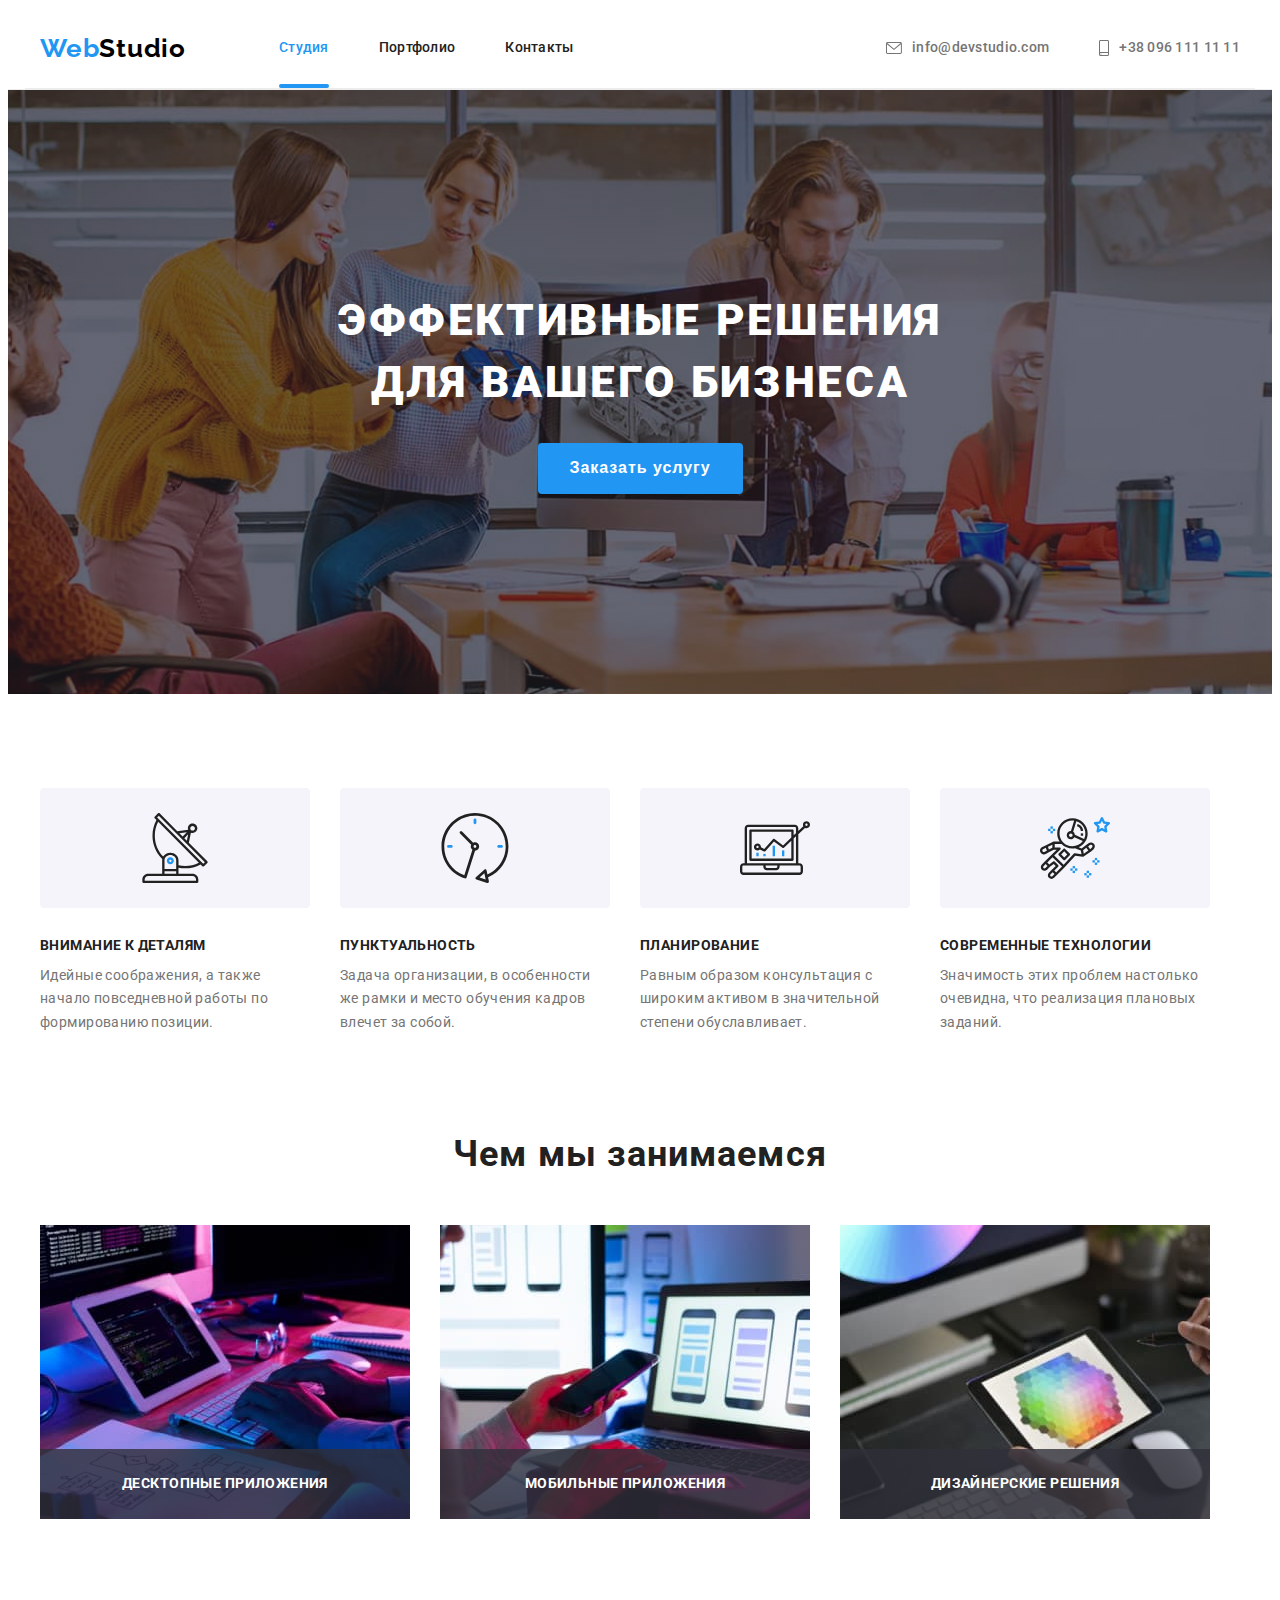
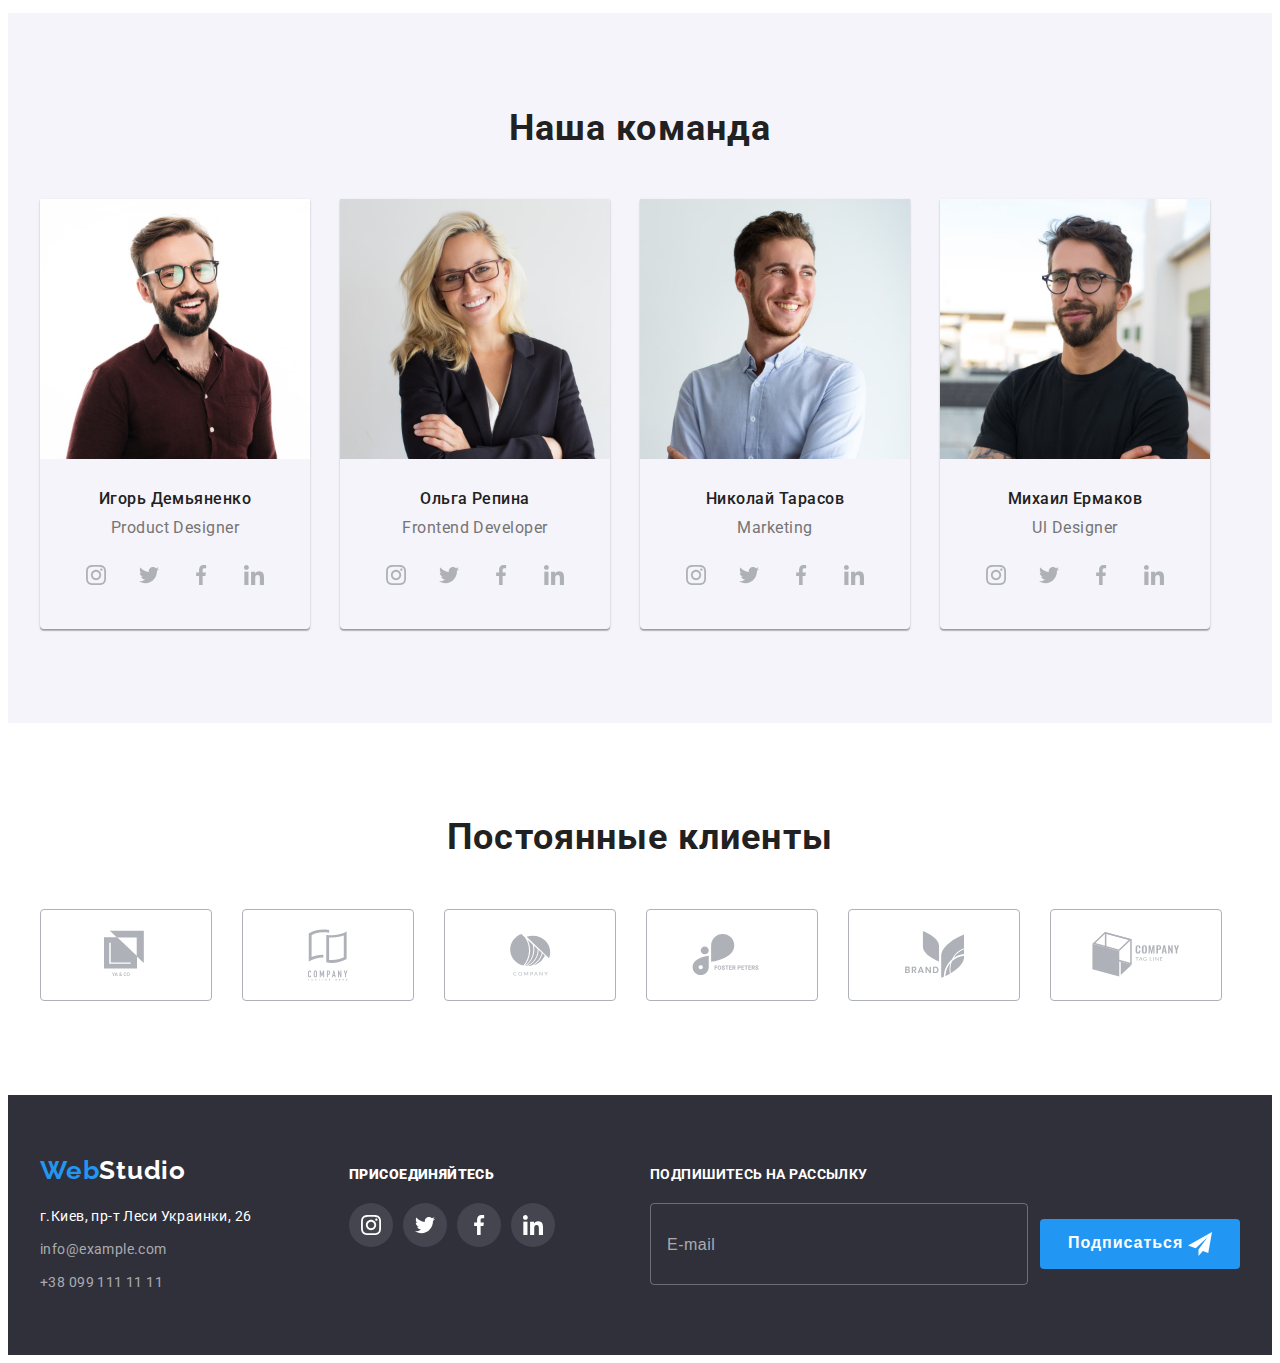
<file: index.html>
<!DOCTYPE html>
<html lang="ru">
<head>
    <meta charset="UTF-8">
    <meta http-equiv="X-UA-Compatible" content="IE=edge">
    <meta name="viewport" content="width=device-width, initial-scale=1.0">
    <link rel="stylesheet" href="https://cdnjs.cloudflare.com/ajax/libs/modern-normalize/1.0.0/modern-normalize.min.css" integrity="sha512-ISS7cAi1PEhQ8jnbJpJZMd29NlhNj4AWYyLOSp2CE/CsHxTCu+r+t0D2yoJudVrd0/8fTVPUVDzY5Tvli75u/g==" crossorigin="anonymous" />
    <link rel="preconnect" href="https://fonts.gstatic.com">
    <link href="https://fonts.googleapis.com/css2?family=Raleway:wght@700&family=Roboto:wght@400;500;700;900&display=swap" rel="stylesheet">
    <link rel="stylesheet" href="https://cdnjs.cloudflare.com/ajax/libs/animate.css/4.1.1/animate.min.css"/>
    <link rel="stylesheet" href="./css/main.min.css">
    <link rel="stylesheet" href="./css/portfolio.min.css">
    <title>Студия</title>
</head>
<body>
      <!---шапка сайта-->
    <header class="header">  
      <div class="container header"> 

        <nav class="navigation">
            <a href="./index.html" lang="en" class="logo link animate__fadeInTopLeft">
              Web<span class="logo--change-first">Studio</span></a>  

            <ul class="navigation__main-pages">
              <li class="navigation__list-pages list">
                <a href="./index.html"
                 class="navigation__main-pages-link link navigation__main-pages-link--current">
                 Студия</a></li>
              <li class="list navigation__list-pages">
                <a href="./portfolio.html" class="navigation__main-pages-link navigation__main-pages-link--decoration link">
                  Портфолио</a></li>
              <li class="list navigation__list-pages">
                <a href="" class="navigation__main-pages-link navigation__main-pages-link--decoration link">Контакты</a></li>
            </ul>
        </nav>    

        <!-- contacts -->
            <ul class="first-address"> 
              <li class="first-address__for-contacts list">
                <a href="mailto:info@devstudio.com" 
                class="first-address__phone link first-address__phone--email">
                  <svg class="first-address__icon-contacts-letter" width="16" height="12">
                    <use href="./images/symbol-defs.svg#letter"></use>
                  </svg>
                  info@devstudio.com</a>
              </li>
              <li class="list first-address__for-contacts">
                <a href="tel:+380961111111" 
                class="first-address__phone link first-address__phone--tell">
                  <svg class="first-address__icon-contacts-smartphone" width="10" height="16">
                    <use href="./images/symbol-defs.svg#smartphone"></use>
                  </svg>
                  +38 096 111 11 11</a>
              </li>
            </ul> 
          </div>
    </header>
    
    <main>
        <!---баннер-->
       <section class="hero hero--banner">
         <div class="container">
         <h1 class="hero__headline">Эффективные решения для вашего бизнеса</h1>
         <button type="button" class="modal-btn" data-modal-open>
           <span class="modal-btn__text-btn">Заказать услугу</span>
          </button>
        </div>
       </section>

       <!---преимущества-->
       <section class="skills">
         <div class="container skills__container"> 
           <h2 class="visually-hidden">преимущества</h2>
           <ul class="description">
             <li class="list description__block">
                <div class="description__skills-block">
                  <svg class="description__skills-icons" width="70" height="70">
                  <use href="./images/symbol-defs.svg#antenna"></use>
                </svg>
               </div>      
                <h3 class="description__title-description">Внимание к деталям</h3>
                <p class="description__text-description">Идейные соображения, а также начало повседневной работы по формированию позиции.</p>
              </li>
              <li class="list description__block">
                <div class="description__skills-block">
                  <svg class="description__skills-icons" width="70" height="70">
                    <use href="./images/symbol-defs.svg#clock"></use>
                  </svg>
                </div>
                <h3 class="description__title-description">Пунктуальность</h3>
                <p class="description__text-description">Задача организации, в особенности же рамки и место обучения кадров влечет за собой.</p>
              </li> 
              <li class="list description__block">
                <div class="description__skills-block">
                  <svg class="description__skills-icons" width="70" height="70">
                    <use href="./images/symbol-defs.svg#diagram"></use>
                  </svg>
                </div>
               <h3 class="description__title-description">Планирование</h3>
               <p class="description__text-description">Равным образом консультация с широким активом в значительной степени обуславливает.</p>
             </li> 
              <li class="list description__block">
                <div class="description__skills-block">
                  <svg class="description__skills-icons" width="70" height="70">
                    <use href="./images/symbol-defs.svg#astronaut"></use>
                  </svg>
                </div>
               <h3 class="description__title-description">Современные технологии</h3>
               <p class="description__text-description">Значимость этих проблем настолько очевидна, что реализация плановых заданий.</p>
             </li> 
           </ul>
          </div>
       </section>
       
       <!--основная напраленность нашей команды-->
       <section class="our-work">
         <div class="container">
           <h2 class="our-work__title">Чем мы занимаемся</h2>
           <ul class="work-list">
               <li class="list work-list__item">
                   <img src="./images/main-work/1work-with-computer.jpg" alt="работа с компьютером" width="370" height="294">
                  <div class="products-block">
                     <p class="products-block__text">Десктопные приложения</p>
                  </div>                  
                  </li>
               <li class="list work-list__item">
                   <img src="./images/main-work/2work-with-mobile.jpg" alt="работа с разными гаджетами" width="370" height="294">
                   <div class="products-block">
                     <p class="products-block__text">Мобильные приложения</p>
                     </div>   
                  </li>
               <li class="list work-list__item">
                   <img src="./images/main-work/3work-with-color.jpg" alt="работа с цветом" width="370" height="294">
                   <div class="products-block">
                     <p class="products-block__text">Дизайнерские решения</p> 
                    </div>   
                </li>
           </ul>
          </div>
        </section>
           <!---наша команда-->
       <section class="our-staff">
       <div class="container our-staff__container">
            <h2 class="our-staff__title">Наша команда</h2>    
            <ul class="command">
              <li class="list command__list"><img src="./images/our-command/Igor-Demyanenko.jpg" alt="Игорь Демьяненко" width="270" height="260">
                <div class="block-for-text">
                <h3 class="block-for-text__names">Игорь Демьяненко</h3> 
                <p class="block-for-text__position">Product Designer</p> 

                <ul class="social-list">
                  <li class="list social-list__items">
                    <a href="" class="social-link">
                    <svg class="social-link__icon" width="20" height="20">
                      <use href="./images/symbol-defs.svg#instagram"></use>
                    </svg>
                  </a>
                  </li>
                  <li class="list social-list__items">
                   <a href="" class="social-link"> 
                     <svg class="social-link__icon" width="20" height="20">
                      <use href="./images/symbol-defs.svg#twitter"></use>
                    </svg>
                  </a>
                  </li>
                  <li class="list social-list__items">
                    <a href="" class="social-link">
                    <svg  class="social-link__icon" width="20" height="20">
                      <use href="./images/symbol-defs.svg#facebook"></use>
                    </svg>
                  </a>
                  </li>
                  <li class="list social-list__items">
                    <a href="" class="social-link">
                    <svg  class="social-link__icon" width="20" height="20">
                      <use href="./images/symbol-defs.svg#linkedin"></use>
                    </svg>
                    </a>
                  </li>
                </ul>
              </div>
              </li>
              <li class="list command__list">
                <img src="./images/our-command/Olha-Repina.jpg" alt="Ольга Репина" width="270" height="260">
                <div class="block-for-text">
                <h3 class="block-for-text__names">Ольга Репина</h3> 
                <p class="block-for-text__position">Frontend Developer</p>
                <ul class="social-list">
                  <li class="list social-list__items">
                    <a href="" class="social-link">
                    <svg class="social-link__icon" width="20" height="20">
                      <use href="./images/symbol-defs.svg#instagram"></use>
                    </svg>
                  </a>
                </li>   
                <li class="list social-list__items">
                 <a href="" class="social-link"> 
                   <svg class="social-link__icon" width="20" height="20">
                    <use href="./images/symbol-defs.svg#twitter"></use>
                  </svg>
                </a>
                </li>
                <li class="list social-list__items">
                  <a href="" class="social-link">
                  <svg  class="social-link__icon" width="20" height="20">
                    <use href="./images/symbol-defs.svg#facebook"></use>
                  </svg>
                </a>
                </li>
                <li class="list social-list__items">
                  <a href="" class="social-link">
                  <svg  class="social-link__icon" width="20" height="20">
                    <use href="./images/symbol-defs.svg#linkedin"></use>
                  </svg>
                  </a>
                </li>
               </ul>
               </div>
              </li>
              <li class="list command__list">
                <img src="./images/our-command/Nikolay-Tarasov.jpg" alt="Николай Тарасов" width="270" height="260">
                <div class="block-for-text">
                <h3 class="block-for-text__names">Николай Тарасов</h3> 
                <p class="block-for-text__position">Marketing</p> 
                <ul class="social-list">
                  <li class="list social-list__items">
                    <a href="" class="social-link">
                    <svg class="social-link__icon" width="20" height="20">
                      <use href="./images/symbol-defs.svg#instagram"></use>
                    </svg>
                  </a>
                  </li>
                <li class="list social-list__items">
                 <a href="" class="social-link"> 
                   <svg class="social-link__icon" width="20" height="20">
                    <use href="./images/symbol-defs.svg#twitter"></use>
                  </svg>
                </a>
                </li>
                <li class="list social-list__items">
                  <a href="" class="social-link">
                  <svg  class="social-link__icon" width="20" height="20">
                    <use href="./images/symbol-defs.svg#facebook"></use>
                  </svg>
                </a>
                </li>
                <li class="list social-list__items">
                  <a href="" class="social-link">
                  <svg  class="social-link__icon" width="20" height="20">
                    <use href="./images/symbol-defs.svg#linkedin"></use>
                  </svg>
                  </a>
                </li>
               </ul>
              </div>
              </li>
              <li class="list command__list">
                <img src="./images/our-command/Michael-Ermakov.jpg" alt="Михаил Ермаков" width="270" height="260">
                <div class="block-for-text">
                <h3 class="block-for-text__names">Михаил Ермаков</h3> 
                <p class="block-for-text__position">Ul Designer</p> 
                <ul class="social-list">
                  <li class="list social-list__items">
                    <a href="" class="social-link">
                    <svg class="social-link__icon" width="20" height="20">
                      <use href="./images/symbol-defs.svg#instagram"></use>
                    </svg>
                  </a>
                  </li>
                <li class="list social-list__items">
                 <a href="" class="social-link"> 
                   <svg class="social-link__icon" width="20" height="20">
                    <use href="./images/symbol-defs.svg#twitter"></use>
                  </svg>
                </a>
                </li>
                <li class="list social-list__items">
                  <a href="" class="social-link">
                  <svg  class="social-link__icon" width="20" height="20">
                    <use href="./images/symbol-defs.svg#facebook"></use>
                  </svg>
                </a>
                </li>
                <li class="list social-list__items">
                  <a href="" class="social-link">
                  <svg  class="social-link__icon" width="20" height="20">
                    <use href="./images/symbol-defs.svg#linkedin"></use>
                  </svg>
                  </a>
                </li>
               </ul>
              </div>
              </li>
              </ul>
        </div>      
        </section> 
        <!-- our clients -->
        <section class="clients">
          <div class="container">
            <h2 class="clients__title">Постоянные клиенты</h2>
            <ul class="clients-list">
              <li class="clients-list__item list">
                <a class="clients-list__link" href="">
                  <svg class="clients-list__icon" width="44" height="50">
                    <use href="./images/symbol-defs.svg#logo-1"></use>
                  </svg>
                </a>
              </li>
              <li class="clients-list__item list">
                <a class="clients-list__link" href="">
                  <svg class="clients-list__icon" width="40" height="52">
                    <use href="./images/symbol-defs.svg#logo-2"></use>
                  </svg>
                </a>
              </li>
              <li class="clients-list__item list">
                <a class="clients-list__link" href="">
                  <svg class="clients-list__icon" width="41" height="42">
                    <use href="./images/symbol-defs.svg#logo-3"></use>
                  </svg>
                </a>
              </li>
              <li class="clients-list__item list">
                <a class="clients-list__link" href="">
                  <svg class="clients-list__icon" width="80" height="42">
                    <use href="./images/symbol-defs.svg#logo-4"></use>
                  </svg>
                </a>
              </li>
              <li class="clients-list__item list">
                <a class="clients-list__link" href="">
                  <svg class="clients-list__icon" width="59" height="47">
                    <use href="./images/symbol-defs.svg#logo-5"></use>
                  </svg>
                </a>
              </li>
              <li class="clients-list__item list">
                <a class="clients-list__link" href="">
                  <svg class="clients-list__icon" width="88" height="45">
                    <use href="./images/symbol-defs.svg#logo-6"></use>
                  </svg>
                </a>
              </li>
            </ul>
          </div>
        </section> 
    </main>

    <!--подвал-->
    <footer class="footer">
    <div class="container">  
      <div class="footer__general-box">
        <div class="footer__address-box">   
      <a href="./index.html" lang="en" class="logo link logo--footer">
        Web<span class="logo--change-second">Studio</span></a>
      <!---адрес--> 
      <address class="address">
         <ul class="address__list">
          <li class="list address__contacts">
            <a href="https://goo.gl/maps/VTNjZpvYat5TJ8QY6" target="_blank" rel="noopener noreferrer" 
            class="address__location-link link">
            г.Киев, пр-т Леси Украинки, 26</a>
          </li>
          <li class="list address__contacts">
            <a href="mailto:info@example.com" lang="en"
             class="address__contact-link link">info@example.com</a>
          </li>
          <li class="list address__contacts">
            <a href="tel:+380991111111" 
            class="address__contact-link link">+38 099 111 11 11</a>
          </li>
        </ul>   
      </address>
      </div>  

     <!--join-us  -->
      <div class="join">
      <h2 class="visually-hidden">join to us</h2>
      <p class="join__text"><strong>Присоединяйтесь</strong></p>
      
      <ul class="social-list social-list--margin">
        <li class="list social-list__items social-list__items--margin">
          <a href="" class="social-link social-link--footer-identity">
          <svg class="social-link__icon" width="20" height="20">
            <use href="./images/symbol-defs.svg#instagram"></use>
          </svg>
        </a>
        </li>
      <li class="list social-list__items social-list__items--margin">
       <a href="" class="social-link social-link--footer-identity"> 
         <svg class="social-link__icon" width="20" height="20">
          <use href="./images/symbol-defs.svg#twitter"></use>
        </svg>
      </a>
      </li>
      <li class="list social-list__items social-list__items--margin">
        <a href="" class="social-link social-link--footer-identity">
        <svg  class="social-link__icon" width="20" height="20">
          <use href="./images/symbol-defs.svg#facebook"></use>
        </svg>
      </a>
      </li>
      <li class="list social-list__items social-list__items--margin">
        <a href="" class="social-link social-link--footer-identity">
        <svg  class="social-link__icon" width="20" height="20">
          <use href="./images/symbol-defs.svg#linkedin"></use>
        </svg>
        </a>
      </li>
     </ul>
    </div>
    <!-- subscription-form -->
    <div class="subscription">
      <b class="subscription__title">Подпишитесь на рассылку</b>
      <form class="sign-up">
        <input type="email" name="email" class="sign-up__email" placeholder="E-mail">
        <button type="submit" class="sign-up__btn">Подписаться 
         <svg class="sign-up__icon-send" width="24" height="24">
           <use href="./images/symbol-defs.svg#icon-send"></use>
         </svg>  
        </button>
      </form>
    </div>

    </div>
  </div> 
  </footer> 
<!-- footer -->


  <div class="backdrop is-hidden" data-modal>
    <div class="backdrop-modal">
     <button type="button" class="backdrop-modal__close-btn" data-modal-close>
      <svg width="18" height="18" class="backdrop-modal__close-icon">
        <use href="./images/symbol-defs.svg#icon-close-symbol">
        </use>
      </svg>
    </button>    

    <!-- form -->  
      <form class="form" name="form" autocomplete="off">
          <b class="form__title">Оставьте свои данные, мы вам перезвоним</b>
   
          <label class="form__label-text">
            Имя    
          <span class="form__wrapper-user-field">     
            <input class="form__input-field" type="text" name="-user-name" required>
            <svg class="form__icon"  width="18" height="18">
              <use href="./images/symbol-defs.svg#person-black"></use>
            </svg>
        </span>  
        </label> 

        <label  class="form__label-text">
          Телефон
          <span class="form__wrapper-user-field">
           <input class="form__input-field" type="tel" name="tel" required title="0961111111">
           <svg class="form__icon" width="18" height="18">
              <use href="./images/symbol-defs.svg#phone-black"></use>
            </svg>
        </span>  
        </label>        
        
        <label for="mail" class="form__label-text">
          Почта
        <span class="form__wrapper-user-field">
          <input class="form__input-field" type="email" name="mail" id="mail" required>
         <svg class="form__icon" width="18" height="18">
           <use href="./images/symbol-defs.svg#email-black"></use>
         </svg>
        </span>
        </label>
        
        <label class="form__label-text form__label-text--textarea">
          Коментарий
        <textarea class="form__user-comment" name="comment" placeholder="Введите текст"></textarea>
      </label> 

        <!--check-box-->
        <input class="checkbox-square visually-hidden"  type="checkbox" name="confidence" value="checkbox" id="confidence">
        <label for="confidence" class="checkbox-square__label">
           Соглашаюсь с рассылкой и принимаю&nbsp;
         <a href="" class="checkbox-square__confidence-link">Условия договора</a>
        </label>
            
       <button type="submit" class="submit-btn">
         <span class="submit-btn__text">Отправить</span></button>
      </form>

  </div>
  </div>   
  <script src="./js/modal.js"></script>
</body>
</html>
</file>
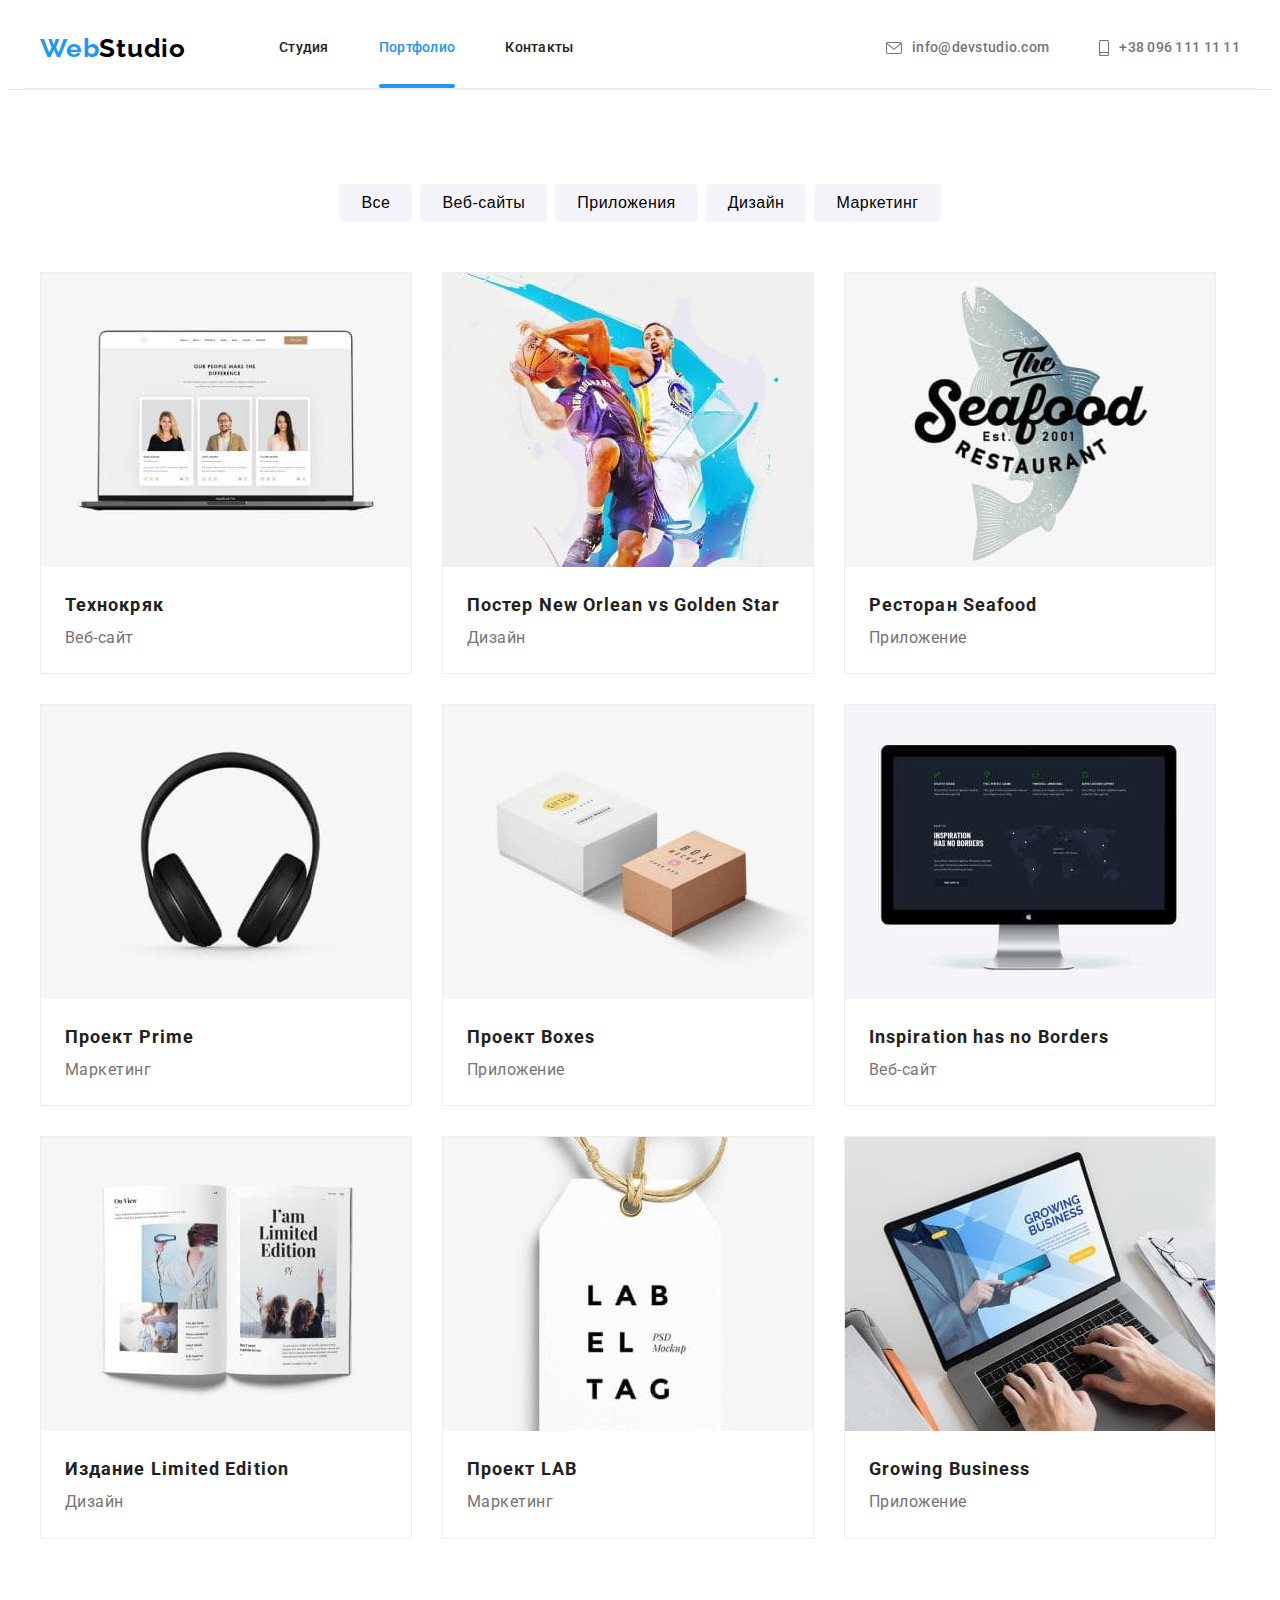
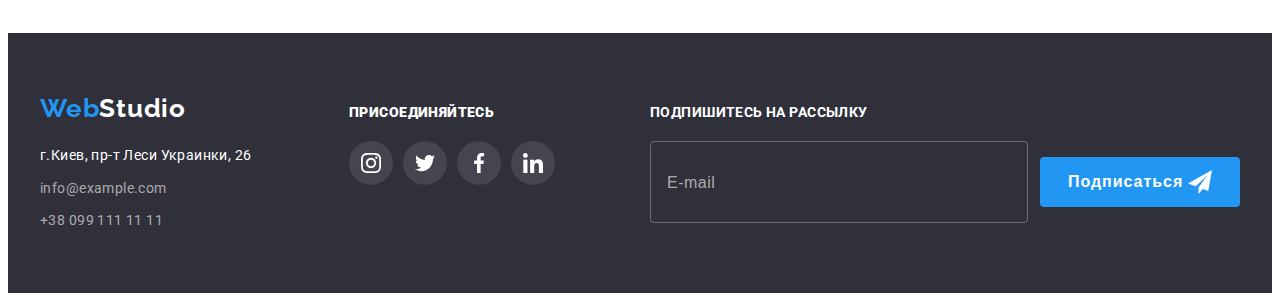
<file: portfolio.html>
<!DOCTYPE html>
<html lang="en">
<head>
    <meta charset="UTF-8">
    <meta http-equiv="X-UA-Compatible" content="IE=edge">
    <meta name="viewport" content="width=device-width, initial-scale=1.0">
    <link rel="stylesheet" href="https://cdnjs.cloudflare.com/ajax/libs/modern-normalize/1.0.0/modern-normalize.min.css" integrity="sha512-ISS7cAi1PEhQ8jnbJpJZMd29NlhNj4AWYyLOSp2CE/CsHxTCu+r+t0D2yoJudVrd0/8fTVPUVDzY5Tvli75u/g==" crossorigin="anonymous" />
    <link rel="preconnect" href="https://fonts.gstatic.com">
    <link href="https://fonts.googleapis.com/css2?family=Raleway:wght@700&family=Roboto:wght@400;500;700;900&display=swap" rel="stylesheet">
    <link rel="stylesheet" href="https://cdnjs.cloudflare.com/ajax/libs/animate.css/4.1.1/animate.min.css"/>
    <link rel="stylesheet" href="./css/portfolio.min.css">
    <link rel="stylesheet" href="./css/main.min.css">
    <title>Портфолио</title>
</head>
<body>
     <!---шапка сайта-->
     <header class="header">  
      <div class="container header"> 

        <nav class="navigation">
            <a href="./index.html" lang="en" class="logo link animate__fadeInTopLeft">
              Web<span class="logo--change-first">Studio</span></a>  

            <ul class="navigation__main-pages">
              <li class="navigation__list-pages list">
                <a href="./index.html"
                 class="navigation__main-pages-link link navigation__main-pages-link--decoration">
                 Студия</a></li>
              <li class="list navigation__list-pages">
                <a href="./portfolio.html" class="navigation__main-pages-link navigation__main-pages-link--current link">
                  Портфолио</a></li>
              <li class="list navigation__list-pages">
                <a href="" class="navigation__main-pages-link navigation__main-pages-link--decoration link">Контакты</a></li>
            </ul>
        </nav>    

            <ul class="first-address"> 
              <li class="first-address__for-contacts list">
                <a href="mailto:info@devstudio.com" 
                class="first-address__phone link first-address__phone--email">
                  <svg class="first-address__icon-contacts-letter" width="16" height="12">
                    <use href="./images/symbol-defs.svg#letter"></use>
                  </svg>
                  info@devstudio.com</a>
              </li>
              <li class="list first-address__for-contacts">
                <a href="tel:+380961111111" 
                class="first-address__phone link first-address__phone--tell">
                  <svg class="first-address__icon-contacts-smartphone" width="10" height="16">
                    <use href="./images/symbol-defs.svg#smartphone"></use>
                  </svg>
                  +38 096 111 11 11</a>
              </li>
            </ul> 
          </div>
    </header>

    <main>
        <!--ссылки на ресурсы-->
        <section class="filters">
          <div class="container">
            <h1 class="visually-hidden">our projects</h1>
            <ul class="filters-btn">                
                <li class="list filters-btn__item">
                    <button type="button" class="filters-btn__button">Все</button> 
                </li>
                <li class="list filters-btn__item">
                    <button type="button" class="filters-btn__button">Веб-сайты</button>
                </li>
                <li class="list filters-btn__item">
                    <button type="button" class="filters-btn__button">Приложения</button>
                </li>
                <li class="list filters-btn__item">
                    <button type="button" class="filters-btn__button">Дизайн</button>
                </li>
                <li class="list filters-btn__item">
                    <button type="button" class="filters-btn__button">Маркетинг</button>
                </li>               
            </ul>
          
            <ul class="projects">
                <li class="list projects__card">                  
                  <a href="" class="link projects__link">
                   <div class="wrapper-overlay">
                     <img src="./images/images-portfolio/1techno-kryak.jpg" alt="Три человека" width="370" height="294">   
                     <p class="wrapper-overlay__text">
                       Технокряк это современная площадка распространения коронавируса. 
                       Компании используют эту платформу для цифрового шпионажа и атак на защищённые сервера конкурентов.
                      </p>                    
                    </div>                  
                    <div class="meta-block">
                    <h3 class="meta-block__subtitle">Технокряк</h3>
                    <p class="meta-block__text">Веб-сайт</p>
                  </div>
                  </a>
                </li>
                <li class="list projects__card"> 
                   <a href="" class="link projects__link">
                    <div class="wrapper-overlay">
                      <img src="./images/images-portfolio/2golden-star.jpg" alt="Баскетболисты" width="370" height="294">
                      <p class="wrapper-overlay__text">
                        Технокряк это современная площадка распространения коронавируса. 
                        Компании используют эту платформу для цифрового шпионажа и атак на защищённые сервера конкурентов.
                       </p>  
                    </div>
                    <div class="meta-block">
                      <h3 class="meta-block__subtitle">Постер New Orlean vs Golden Star</h3>
                    <p class="meta-block__text">Дизайн</p>
                  </div> 
                   </a> 
                </li>
                <li class="list projects__card">
                  <a href="" class="link projects__link">
                    <div class="wrapper-overlay">
                      <img src="./images/images-portfolio/3seafood.jpg" alt="Эмблема ресторана Seafood" width="370" height="294">
                      <p class="wrapper-overlay__text">
                        Технокряк это современная площадка распространения коронавируса. 
                        Компании используют эту платформу для цифрового шпионажа и атак на защищённые сервера конкурентов.
                       </p>  
                    </div>
                    <div class="meta-block">
                      <h3 class="meta-block__subtitle">Ресторан Seafood</h3>
                    <p class="meta-block__text">Приложение</p>
                  </div> 
                  </a>                
                </li>
                <li class="list projects__card">
                  <a href="" class="link projects__link">
                   <div class="wrapper-overlay">
                     <img src="./images/images-portfolio/4prime.jpg" alt="Наушники" width="370" height ="294">
                     <p class="wrapper-overlay__text">
                      Технокряк это современная площадка распространения коронавируса. 
                      Компании используют эту платформу для цифрового шпионажа и атак на защищённые сервера конкурентов.
                     </p>  
                    </div>
                    <div class="meta-block">
                       <h3 class="meta-block__subtitle">Проект Prime</h3>
                    <p class="meta-block__text">Маркетинг</p>
                  </div>
                  </a>
                </li>
                <li class="list projects__card">
                  <a href="" class="link projects__link">
                   <div class="wrapper-overlay">
                     <img src="./images/images-portfolio/5boxes.jpg" alt="Две коробки" width="370" height="294">
                     <p class="wrapper-overlay__text">
                      Технокряк это современная площадка распространения коронавируса. 
                      Компании используют эту платформу для цифрового шпионажа и атак на защищённые сервера конкурентов.
                     </p>  
                    </div>
                   <div class="meta-block">
                     <h3 class="meta-block__subtitle">Проект Boxes</h3>
                    <p class="meta-block__text">Приложение</p>
                  </div> 
                  </a>
                </li>
                <li class="list projects__card">
                  <a href="" class="link projects__link">
                  <div class="wrapper-overlay">
                    <img src="./images/images-portfolio/6no-borders.jpg" alt="Монитор" width="370" height="294">
                    <p class="wrapper-overlay__text">
                      Технокряк это современная площадка распространения коронавируса. 
                      Компании используют эту платформу для цифрового шпионажа и атак на защищённые сервера конкурентов.
                     </p>  
                  </div>  
                  <div class="meta-block">
                    <h3 class="meta-block__subtitle">Inspiration has no Borders</h3>
                    <p class="meta-block__text">Веб-сайт</p>
                  </div>
                  </a>
                </li>
                <li class="list projects__card">
                  <a href="" class="link projects__link">
                  <div class="wrapper-overlay">
                    <img src="./images/images-portfolio/7limited-edition.jpg" alt="Журнал Limited Edition" width="370" height="294">
                    <p class="wrapper-overlay__text">
                      Технокряк это современная площадка распространения коронавируса. 
                      Компании используют эту платформу для цифрового шпионажа и атак на защищённые сервера конкурентов.
                     </p>  
                  </div> 
                   <div class="meta-block">
                     <h3 class="meta-block__subtitle">Издание Limited Edition</h3>
                    <p class="meta-block__text">Дизайн</p>
                  </div>
                  </a>
                </li>
                <li class="list projects__card">
                  <a href="" class="link projects__link">
                  <div class="wrapper-overlay">
                    <img src="./images/images-portfolio/8project-lab.jpg" alt="Лейбл проекта LAB" width="370" height="294">
                    <p class="wrapper-overlay__text">
                      Технокряк это современная площадка распространения коронавируса. 
                      Компании используют эту платформу для цифрового шпионажа и атак на защищённые сервера конкурентов.
                     </p>  
                    </div>
                    <div class="meta-block">
                      <h3 class="meta-block__subtitle">Проект LAB</h3>
                    <p class="meta-block__text">Маркетинг</p>
                  </div>
                  </a> 
                </li>
                <li class="list projects__card">
                  <a href="" class="link projects__link">
                  <div class="wrapper-overlay"> 
                   <img src="./images/images-portfolio/9growing-business.jpg" alt="Ноутбук" width="370"  height="294">
                   <p class="wrapper-overlay__text">
                    Технокряк это современная площадка распространения коронавируса. 
                    Компании используют эту платформу для цифрового шпионажа и атак на защищённые сервера конкурентов.
                   </p>  
                  </div>
                   <div class="meta-block">
                     <h3 class="meta-block__subtitle">Growing Business</h3>
                    <p class="meta-block__text">Приложение</p>
                  </div>
                  </a>
                </li>
            </ul>
          </div>
        </section>
    </main>

     <!--подвал-->
     <footer class="footer">
      <div class="container">  
        <div class="footer__general-box">
          <div class="footer__address-box">   
        <a href="./index.html" lang="en" class="logo link logo--footer">
          Web<span class="logo--change-second">Studio</span></a>
        <!---адрес--> 
        <address class="address">
           <ul class="address__list">
            <li class="list address__contacts">
              <a href="https://goo.gl/maps/VTNjZpvYat5TJ8QY6" target="_blank" rel="noopener noreferrer" 
              class="address__location-link link">
              г.Киев, пр-т Леси Украинки, 26</a>
            </li>
            <li class="list address__contacts">
              <a href="mailto:info@example.com" lang="en"
               class="address__contact-link link">info@example.com</a>
            </li>
            <li class="list address__contacts">
              <a href="tel:+380991111111" class="address__contact-link link">+38 099 111 11 11</a>
            </li>
          </ul>   
        </address>
        </div>  
  
       <!--join-us  -->
        <div class="join">
        <h2 class="visually-hidden">join to us</h2>
        <p class="join__text"><strong>Присоединяйтесь</strong></p>
        
        <ul class="social-list social-list--margin">
          <li class="list social-list__items social-list__items--margin">
            <a href="" class="social-link social-link--footer-identity">
            <svg class="social-link__icon" width="20" height="20">
              <use href="./images/symbol-defs.svg#instagram"></use>
            </svg>
          </a>
          </li>
        <li class="list social-list__items social-list__items--margin">
         <a href="" class="social-link social-link--footer-identity"> 
           <svg class="social-link__icon" width="20" height="20">
            <use href="./images/symbol-defs.svg#twitter"></use>
          </svg>
        </a>
        </li>
        <li class="list social-list__items social-list__items--margin">
          <a href="" class="social-link social-link--footer-identity">
          <svg  class="social-link__icon" width="20" height="20">
            <use href="./images/symbol-defs.svg#facebook"></use>
          </svg>
        </a>
        </li>
        <li class="list social-list__items social-list__items--margin">
          <a href="" class="social-link social-link--footer-identity">
          <svg  class="social-link__icon" width="20" height="20">
            <use href="./images/symbol-defs.svg#linkedin"></use>
          </svg>
          </a>
        </li>
       </ul>
      </div>
      <!-- subscription-form -->
      <div class="subscription">
        <b class="subscription__title">Подпишитесь на рассылку</b>
        <form class="sign-up">
          <input type="email" name="email" class="sign-up__email" placeholder="E-mail">
          <button type="submit" class="sign-up__btn">Подписаться 
           <svg class="sign-up__icon-send" width="24" height="24">
             <use href="./images/symbol-defs.svg#icon-send"></use>
           </svg>  
          </button>
        </form>
      </div>
  
      </div>
    </div> 
    </footer>
    </body>
</html>
</file>
<file: css/main.min.css>
:root{--main-font: "Roboto", sans-serif;--secondary-font: "Raleway", sans-serif;--accent-color: #2196F3;--main-color: #212121;--paragraph-color: #757575;--technical-color: #188CE8;--white-color: #fff;--backround-btn: #F5F4FA;--section-background: #2F303A;--letter-spacing: 0.03em;--font-weight-variable: 700;--font-size-predominate: 14px;--container-padding: 15px;--container-width: 1200px;--container-margin: 0 auto;--padding-of-section: 94px;--margin-in-section: 30px;--social-links-color: #AFB1B8;--overlay-cards-color: rgba(33, 150, 243, 0.9)}.link{text-decoration:none;display:block}.list{list-style:none}.address{font-style:normal}h1,h2,h3,h4,h5,h6,p{margin:0}Ul,li{margin:0;padding:0}img{display:block;max-width:100%}body{font-family:var(--main-font);color:var(--main-color);font-weight:400}.visually-hidden{position:absolute !important;clip:rect(1px 1px 1px 1px);clip:rect(1px, 1px, 1px, 1px);padding:0 !important;border:0 !important;height:1px !important;width:1px !important;overflow:hidden}.container{width:var(--container-width);margin:0 auto;padding-left:var(--container-padding);padding-right:var(--container-padding)}.container .filters-btn{-ms-flex-wrap:wrap;flex-wrap:wrap;margin-bottom:50px;-webkit-box-pack:center;-ms-flex-pack:center;justify-content:center}.container>.projects{-ms-flex-wrap:wrap;flex-wrap:wrap;margin-left:calc(-1 * var(--margin-in-section));margin-top:calc(-1 * var(--margin-in-section))}.header .container,.container .filters-btn,.container>.projects,.navigation,.navigation__main-pages,.first-address,.first-address__phone--email,.first-address__phone--tell,.skills,.description,.description__skills-block,.work-list,.products-block,.social-list,.social-link,.clients-list,.clients-list__item,.sign-up,.sign-up__btn,.checkbox-square__label{display:-webkit-box;display:-ms-flexbox;display:flex;-webkit-box-align:center;-ms-flex-align:center;align-items:center}.header{border-bottom:1px solid #ececec}.navigation__list-pages{position:relative}.navigation__list-pages:not(:last-child){margin-right:50px}.navigation__main-pages-link{font-weight:500;font-size:var(--font-size-predominate);line-height:1.14;letter-spacing:0.02em;color:var(--main-color);padding-top:32px;padding-bottom:32px;-webkit-transition:color 250ms cubic-bezier(0.4, 0, 0.2, 1);transition:color 250ms cubic-bezier(0.4, 0, 0.2, 1)}.navigation__main-pages-link:hover,.navigation__main-pages-link:focus{color:var(--accent-color)}.navigation__main-pages-link--current{color:var(--accent-color)}.navigation__main-pages-link--current::after,.navigation__main-pages-link--decoration::after{content:"";display:block;position:absolute;height:4px;width:100%;border-radius:2px;left:0px;bottom:0px;background-color:var(--accent-color)}.navigation__main-pages-link--decoration::after{opacity:0;-webkit-transform:scaleX(0);transform:scaleX(0);-webkit-transition:opacity 250ms cubic-bezier(0.4, 0, 0.2, 1),-webkit-transform 250ms cubic-bezier(0.4, 0, 0.2, 1) 100ms;transition:opacity 250ms cubic-bezier(0.4, 0, 0.2, 1),-webkit-transform 250ms cubic-bezier(0.4, 0, 0.2, 1) 100ms;transition:opacity 250ms cubic-bezier(0.4, 0, 0.2, 1),transform 250ms cubic-bezier(0.4, 0, 0.2, 1) 100ms;transition:opacity 250ms cubic-bezier(0.4, 0, 0.2, 1),transform 250ms cubic-bezier(0.4, 0, 0.2, 1) 100ms,-webkit-transform 250ms cubic-bezier(0.4, 0, 0.2, 1) 100ms}.navigation__main-pages-link--decoration:hover::after{opacity:1;-webkit-transform:scaleX(1);transform:scaleX(1)}.logo{margin-right:93px;-webkit-animation-duration:3000ms;animation-duration:3000ms;font-family:var(--secondary-font);font-weight:var(--font-weight-variable);font-size:26px;line-height:1.19;letter-spacing:var(--letter-spacing);color:var(--accent-color)}.logo--change-first{color:#000}.logo--change-second{color:var(--white-color)}.logo--footer{display:block;margin-bottom:20px}.first-address__phone{padding-top:7px;padding-bottom:7px;font-weight:500;font-size:var(--font-size-predominate);line-height:1.14;letter-spacing:0.02em;color:var(--paragraph-color);padding-top:32px;padding-bottom:32px;-webkit-transition:color 250ms cubic-bezier(0.4, 0, 0.2, 1) 100ms;transition:color 250ms cubic-bezier(0.4, 0, 0.2, 1) 100ms}.first-address__phone:hover,.first-address__phone:focus{color:var(--accent-color)}.first-address__for-contacts:hover .first-address__phone,.first-address__for-contacts:focus .first-address__phone{-webkit-animation-name:heartBeat;animation-name:heartBeat;-webkit-animation-duration:2000ms;animation-duration:2000ms;-webkit-animation-timing-function:linear;animation-timing-function:linear}.first-address{margin-left:auto}.first-address__for-contacts:not(:last-child){margin-right:50px}.first-address__icon-contacts-letter,.first-address__icon-contacts-smartphone{fill:currentColor}.first-address__icon-contacts-letter{height:12px;width:16px;margin-right:10px}.first-address__icon-contacts-smartphone{height:16px;width:10px;margin-right:10px}.address__location-link,.address__contact-link{font-size:var(--font-size-predominate);line-height:1.7;letter-spacing:var(--letter-spacing);display:block;-webkit-transition:color 250ms cubic-bezier(0.4, 0, 0.2, 1);transition:color 250ms cubic-bezier(0.4, 0, 0.2, 1)}.address__location-link{color:var(--white-color)}.address__contact-link{color:rgba(255,255,255,0.6)}.address__contacts:not(:last-child){margin-bottom:9px}.address__location-link:hover,.address__location-link:focus,.address__contact-link:hover,.address__contact-link:focus{color:var(--accent-color)}.modal-btn{display:block;margin-left:auto;margin-right:auto;margin-top:30px;background-color:var(--accent-color);padding:10px 32px;min-width:200px;cursor:pointer;border:none;border-radius:4px;-webkit-transition:background-color 250ms cubic-bezier(0.4, 0, 0.2, 1);transition:background-color 250ms cubic-bezier(0.4, 0, 0.2, 1)}.modal-btn__text-btn{font-weight:var(--font-weight-variable);font-size:16px;line-height:1.9;letter-spacing:0.06em;height:30px;color:var(--white-color)}.modal-btn:hover,.modal-btn:focus{background-color:var(--technical-color)}.our-work__title,.our-staff__title{font-weight:var(--font-weight-variable);font-size:36px;line-height:1.17;letter-spacing:var(--letter-spacing);text-align:center;display:block;margin-left:auto;margin-right:auto;margin-bottom:50px}.hero{background-color:var(--section-background);padding-bottom:200px;padding-top:200px}.hero--banner{display:-webkit-box;display:-ms-flexbox;display:flex;background-color:var(--section-background);max-width:1600px;margin:0 auto;background-size:cover;background-repeat:no-repeat;background-position:center;background-image:-webkit-gradient(linear, left top, left bottom, from(rgba(47,48,58,0.4)), to(rgba(47,48,58,0.4))),url(../images/img.jpg);background-image:linear-gradient(rgba(47,48,58,0.4), rgba(47,48,58,0.4)),url(../images/img.jpg)}.hero__headline{font-family:var(--main-font);font-weight:900;font-size:44px;line-height:1.4;letter-spacing:0.06em;text-transform:uppercase;color:var(--white-color);max-width:696px;text-align:center;margin-left:auto;margin-right:auto}.skills{padding-top:var(--padding-of-section);padding-bottom:var(--padding-of-section)}.description{margin-left:calc(-1*var(--margin-in-section));margin-top:calc(-1*var(--margin-in-section))}.description__block{margin-left:var(--margin-in-section);margin-top:var(--margin-in-section);height:251px;width:270px}.description__skills-block{-webkit-box-pack:center;-ms-flex-pack:center;justify-content:center;background-color:var(--backround-btn);width:270px;height:120px;margin-bottom:30px;border-radius:4px}.description__title-description{font-weight:var(--font-weight-variable);font-size:var(--font-size-predominate);line-height:1.14;letter-spacing:var(--letter-spacing);text-transform:uppercase;margin-bottom:10px}.description__text-description{font-size:var(--font-size-predominate);line-height:1.7;letter-spacing:var(--letter-spacing);color:var(--paragraph-color)}.description__skills-icons{fill:currentColor}.our-work{padding-bottom:94px}.work-list{-ms-flex-wrap:wrap;flex-wrap:wrap;margin-left:calc(-1*var(--margin-in-section));margin-bottom:calc(-1*var(--margin-in-section))}.work-list__item{margin-left:var(--margin-in-section);margin-bottom:var(--margin-in-section);position:relative;height:294px;width:370px}.products-block{position:absolute;-webkit-box-pack:center;-ms-flex-pack:center;justify-content:center;width:100%;height:70px;left:0;bottom:0;background:rgba(47,48,58,0.8);-webkit-transform:scaleY(1);transform:scaleY(1);-webkit-transition:-webkit-transform 250ms cubic-bezier(0.4, 0, 0.2, 1) 150ms;transition:-webkit-transform 250ms cubic-bezier(0.4, 0, 0.2, 1) 150ms;transition:transform 250ms cubic-bezier(0.4, 0, 0.2, 1) 150ms;transition:transform 250ms cubic-bezier(0.4, 0, 0.2, 1) 150ms, -webkit-transform 250ms cubic-bezier(0.4, 0, 0.2, 1) 150ms}.work-list__item:focus .products-block,.work-list__item:hover .products-block{-webkit-transform:scaleY(1.1);transform:scaleY(1.1)}.products-block__text{font-weight:var(--font-weight-variable);font-size:14px;line-height:1.14;letter-spacing:var(--letter-spacing);text-transform:uppercase;color:#fff}.our-staff{background:var(--backround-btn);padding-top:var(--padding-of-section);padding-bottom:var(--padding-of-section)}.our-staff__container{padding-top:0;padding-bottom:0}.command{display:-webkit-box;display:-ms-flexbox;display:flex;-ms-flex-wrap:wrap;flex-wrap:wrap;margin-left:calc(-1*var(--margin-in-section));margin-bottom:calc(-1*var(--margin-in-section))}.command__list{width:270px;height:430px;margin-left:var(--margin-in-section);margin-bottom:var(--margin-in-section);-webkit-box-shadow:0px 1px 3px rgba(0,0,0,0.12),0px 1px 1px rgba(0,0,0,0.14),0px 2px 1px rgba(0,0,0,0.2);box-shadow:0px 1px 3px rgba(0,0,0,0.12),0px 1px 1px rgba(0,0,0,0.14),0px 2px 1px rgba(0,0,0,0.2);border-radius:0px 0px 4px 4px}.block-for-text{padding-top:var(--margin-in-section);padding-bottom:var(--margin-in-section);padding-left:30px;padding-right:30px;text-align:center}.block-for-text__names{font-weight:500;font-size:16px;line-height:1.2;letter-spacing:var(--letter-spacing);margin-bottom:10px}.block-for-text__position{font-size:16px;line-height:1.2;letter-spacing:var(--letter-spacing);color:var(--paragraph-color);margin-bottom:16px}.social-list{-webkit-box-pack:center;-ms-flex-pack:center;justify-content:center;-ms-flex-pack:distribute;justify-content:space-around}.social-link{-webkit-box-pack:center;-ms-flex-pack:center;justify-content:center;color:var(--social-links-color);width:44px;height:44px;border-radius:50%;text-decoration:none;-webkit-transition:color 250ms cubic-bezier(0.4, 0, 0.2, 1),background-color 250ms cubic-bezier(0.4, 0, 0.2, 1);transition:color 250ms cubic-bezier(0.4, 0, 0.2, 1),background-color 250ms cubic-bezier(0.4, 0, 0.2, 1)}.social-link:hover,.social-link:focus{background-color:var(--accent-color);color:#fff}.social-link__icon{fill:currentColor;width:20px;height:20px}.social-list--margin{display:-webkit-box;display:-ms-flexbox;display:flex;-webkit-box-align:center;-ms-flex-align:center;align-items:center;margin-bottom:-10px;margin-left:-10px}.social-list__items--margin{margin-bottom:10px;margin-left:10px}.social-link--footer-identity{background:rgba(255,255,255,0.1);border-radius:50%;color:#fff}.clients{padding-bottom:var(--padding-of-section);padding-top:94px}.clients__title{font-weight:var(--font-weight-variable);font-size:36px;letter-spacing:var(--letter-spacing);text-align:center;display:block;margin-left:auto;margin-right:auto;margin-bottom:50px;line-height:1.16}.clients-list{-ms-flex-wrap:wrap;flex-wrap:wrap;margin-left:calc(-1*var(--margin-in-section))}.clients-list__item{-webkit-box-pack:center;-ms-flex-pack:center;justify-content:center;width:170px;height:90px;border:1px solid #AFB1B8;border-radius:4px;margin-left:var(--margin-in-section)}.clients-list__link{display:-webkit-box;display:-ms-flexbox;display:flex;-webkit-box-align:center;-ms-flex-align:center;align-items:center;-webkit-box-pack:center;-ms-flex-pack:center;justify-content:center;color:var(--social-links-color);width:100%;height:100%;-webkit-transition:color 250ms cubic-bezier(0.4, 0, 0.2, 1);transition:color 250ms cubic-bezier(0.4, 0, 0.2, 1)}.clients-list__icon{fill:currentColor}.clients-list__link:hover,.clients-list__link:focus{color:var(--accent-color)}.clients-list__item:hover,.clients-list__item:focus{border:1px solid var(--accent-color)}.footer{background-color:var(--section-background);padding-top:60px;padding-bottom:60px}.footer__address-box{display:-webkit-box;display:-ms-flexbox;display:flex;-webkit-box-orient:vertical;-webkit-box-direction:normal;-ms-flex-direction:column;flex-direction:column}.footer__general-box{display:-webkit-box;display:-ms-flexbox;display:flex;-webkit-box-align:baseline;-ms-flex-align:baseline;align-items:baseline}.join{display:-webkit-box;display:-ms-flexbox;display:flex;-webkit-box-orient:vertical;-webkit-box-direction:normal;-ms-flex-direction:column;flex-direction:column;margin-left:70px;margin-right:auto}.join__text{font-weight:var(--font-weight-variable);font-size:14px;line-height:1.14;letter-spacing:var(--letter-spacing);text-transform:uppercase;color:#FFFFFF;margin-bottom:20px}.subscription__title{display:block;padding-bottom:20px;font-weight:var(--font-weight-variable);font-size:14px;line-height:1.14;letter-spacing:var(--letter-spacing);text-transform:uppercase;color:var(--white-color)}.sign-up{-webkit-box-orient:horizontal;-webkit-box-direction:normal;-ms-flex-direction:row;flex-direction:row;margin-right:auto}.sign-up__email{width:358px;height:50px;border:1px solid rgba(255,255,255,0.3);border-radius:4px;background-color:transparent;padding-top:15px;padding-left:16px;padding-bottom:15px;cursor:pointer}.sign-up__email::-webkit-input-placeholder{font-size:16px;line-height:1.25;letter-spacing:0.03em;color:rgba(255,255,255,0.6)}.sign-up__email:-ms-input-placeholder{font-size:16px;line-height:1.25;letter-spacing:0.03em;color:rgba(255,255,255,0.6)}.sign-up__email::-ms-input-placeholder{font-size:16px;line-height:1.25;letter-spacing:0.03em;color:rgba(255,255,255,0.6)}.sign-up__email::placeholder{font-size:16px;line-height:1.25;letter-spacing:0.03em;color:rgba(255,255,255,0.6)}.sign-up__email[placeholder]{color:#fff;font-size:20px;line-height:1.15;letter-spacing:var(--letter-spacing)}.sign-up__btn{width:200px;height:50px;padding:10px 28px;background-color:var(--accent-color);border-radius:4px;-webkit-box-pack:justify;-ms-flex-pack:justify;justify-content:space-between;margin-left:12px;cursor:pointer;border:none;font-weight:var(--font-weight-variable);font-size:16px;line-height:1.9;letter-spacing:0.06em;color:#FFFFFF}.backdrop{position:fixed;top:0;left:0;height:100vh;width:100vw;background-color:rgba(0,0,0,0.2);scale:1;opacity:1;-webkit-transition:opacity 250ms cubic-bezier(0.4, 0, 0.2, 1),-webkit-transform 250ms cubic-bezier(0.4, 0, 0.2, 1);transition:opacity 250ms cubic-bezier(0.4, 0, 0.2, 1),-webkit-transform 250ms cubic-bezier(0.4, 0, 0.2, 1);transition:opacity 250ms cubic-bezier(0.4, 0, 0.2, 1),transform 250ms cubic-bezier(0.4, 0, 0.2, 1);transition:opacity 250ms cubic-bezier(0.4, 0, 0.2, 1),transform 250ms cubic-bezier(0.4, 0, 0.2, 1),-webkit-transform 250ms cubic-bezier(0.4, 0, 0.2, 1)}.backdrop-modal{position:absolute;width:528px;height:581px;background-color:#fff;top:50%;left:50%;-webkit-transform:translate(-50%, -50%) rotate(1turn) scaleX(1);transform:translate(-50%, -50%) rotate(1turn) scaleX(1);border-radius:4px;opacity:1;-webkit-transition:opacity 250ms cubic-bezier(0.4, 0, 0.2, 1),-webkit-transform 250ms cubic-bezier(0.4, 0, 0.2, 1);transition:opacity 250ms cubic-bezier(0.4, 0, 0.2, 1),-webkit-transform 250ms cubic-bezier(0.4, 0, 0.2, 1);transition:opacity 250ms cubic-bezier(0.4, 0, 0.2, 1),transform 250ms cubic-bezier(0.4, 0, 0.2, 1);transition:opacity 250ms cubic-bezier(0.4, 0, 0.2, 1),transform 250ms cubic-bezier(0.4, 0, 0.2, 1),-webkit-transform 250ms cubic-bezier(0.4, 0, 0.2, 1)}.backdrop-modal__close-icon{-webkit-transition:color 250ms cubic-bezier(0.4, 0, 0.2, 1);transition:color 250ms cubic-bezier(0.4, 0, 0.2, 1)}.backdrop.is-hidden .backdrop-modal{-webkit-transform:translate(-50%, -50%) rotate(0) scaleX(0);transform:translate(-50%, -50%) rotate(0) scaleX(0);opacity:0}.backdrop.is-hidden{opacity:0;pointer-events:none;-webkit-transform:scale(0.9);transform:scale(0.9)}.backdrop-modal__close-btn{position:absolute;display:-webkit-box;display:-ms-flexbox;display:flex;-webkit-box-align:center;-ms-flex-align:center;align-items:center;-webkit-box-pack:center;-ms-flex-pack:center;justify-content:center;top:8px;right:8px;height:30px;width:30px;background:transparent;border-radius:50%;border:1px solid rgba(0,0,0,0.1);cursor:pointer;-webkit-transition:color 250ms cubic-bezier(0.4, 0, 0.2, 1);transition:color 250ms cubic-bezier(0.4, 0, 0.2, 1)}.backdrop-modal__close-btn:focus,.backdrop-modal__close-btn:hover{color:var(--accent-color);border-color:1px solid var(--accent-color);fill:var(--accent-color)}.form{display:-webkit-box;display:-ms-flexbox;display:flex;-webkit-box-orient:vertical;-webkit-box-direction:normal;-ms-flex-direction:column;flex-direction:column;width:100%;height:100%;padding:40px}.form__title{display:block;margin-bottom:12px;font-weight:var(--font-weight-variable);font-size:20px;line-height:1.15;text-align:center;letter-spacing:var(--letter-spacing)}.form__wrapper-user-field{position:relative;display:block;margin-top:4px}.form__label-text{display:block;font-size:12px;line-height:1.17;letter-spacing:0.01em;color:var(--paragraph-color);margin-bottom:10px}.form__label-text--textarea{margin-bottom:20px}.form__user-comment{resize:none;width:100%;min-height:120px;border:1px solid rgba(33,33,33,0.2);border-radius:4px;margin-top:4px;padding:12px 16px;-webkit-transition:border-color 250ms cubic-bezier(0.4, 0, 0.2, 1);transition:border-color 250ms cubic-bezier(0.4, 0, 0.2, 1)}.form__user-comment::-webkit-input-placeholder{font-size:14px;line-height:1.14;letter-spacing:0.01em;color:rgba(117,117,117,0.5)}.form__user-comment:-ms-input-placeholder{font-size:14px;line-height:1.14;letter-spacing:0.01em;color:rgba(117,117,117,0.5)}.form__user-comment::-ms-input-placeholder{font-size:14px;line-height:1.14;letter-spacing:0.01em;color:rgba(117,117,117,0.5)}.form__user-comment::placeholder{font-size:14px;line-height:1.14;letter-spacing:0.01em;color:rgba(117,117,117,0.5)}.form__user-comment:focus{border-color:var(--accent-color);outline:none}.form__input-field{width:100%;height:40px;border:1px solid rgba(33,33,33,0.2);border-radius:4px;padding-left:42px;-webkit-transition:border-color 250ms cubic-bezier(0.4, 0, 0.2, 1);transition:border-color 250ms cubic-bezier(0.4, 0, 0.2, 1)}.form__input-field__input-field:focus{outline:none;border-color:var(--accent-color)}.form__icon{position:absolute;display:block;left:12px;top:50%;-webkit-transform:translateY(-50%);transform:translateY(-50%);width:18px;height:18px;fill:var(--main-color);-webkit-transition:fill 250ms cubic-bezier(0.4, 0, 0.2, 1);transition:fill 250ms cubic-bezier(0.4, 0, 0.2, 1)}.form__input-field:focus+.form__icon{fill:var(--accent-color)}.checkbox-square__label::before{content:"";display:block;background-image:url(../images/checkbox/checkbox.svg);background-repeat:no-repeat;background-size:contain;width:16px;height:16px;margin-right:7px;border:2px solid var(--main-color);border-radius:2px;cursor:pointer;scale:1;-webkit-transition:background-color 250ms cubic-bezier(0.4, 0, 0.2, 1),background-image 250ms cubic-bezier(0.4, 0, 0.2, 1),-webkit-transform 250ms cubic-bezier(0.4, 0, 0.2, 1);transition:background-color 250ms cubic-bezier(0.4, 0, 0.2, 1),background-image 250ms cubic-bezier(0.4, 0, 0.2, 1),-webkit-transform 250ms cubic-bezier(0.4, 0, 0.2, 1);transition:background-color 250ms cubic-bezier(0.4, 0, 0.2, 1),transform 250ms cubic-bezier(0.4, 0, 0.2, 1),background-image 250ms cubic-bezier(0.4, 0, 0.2, 1);transition:background-color 250ms cubic-bezier(0.4, 0, 0.2, 1),transform 250ms cubic-bezier(0.4, 0, 0.2, 1),background-image 250ms cubic-bezier(0.4, 0, 0.2, 1),-webkit-transform 250ms cubic-bezier(0.4, 0, 0.2, 1)}.checkbox-square:focus+.checkbox-square__label::before{-webkit-box-shadow:0 0 0 2px var(--accent-color);box-shadow:0 0 0 2px var(--accent-color)}.checkbox-square__label{-webkit-box-pack:center;-ms-flex-pack:center;justify-content:center;font-size:14px;line-height:1.7;letter-spacing:var(--letter-spacing);border-color:var(--paragraph-color)}.checkbox-square__confidence-link{font-size:14px;line-height:1.7;color:var(--accent-color);letter-spacing:var(--letter-spacing);text-decoration:underline}.checkbox-square:checked+.checkbox-square__label::before{background-image:url(../images/checkbox/vector.svg);background-repeat:no-repeat;background-size:contain;background-color:var(--accent-color);border:none;background-position:center;-webkit-transform:scale(1.2);transform:scale(1.2);outline:none}.submit-btn{-ms-flex-item-align:center;-ms-grid-row-align:center;align-self:center;display:block;background-color:var(--accent-color);padding:10px 55px;min-width:200px;height:50px;cursor:pointer;margin-top:30px;border-radius:4px;-webkit-box-shadow:0px 4px 4px rgba(0,0,0,0.15);box-shadow:0px 4px 4px rgba(0,0,0,0.15);border:none;-webkit-transition:background-color 250ms cubic-bezier(0.4, 0, 0.2, 1);transition:background-color 250ms cubic-bezier(0.4, 0, 0.2, 1)}.submit-btn:hover,.submit-btn:focus{background-color:var(--technical-color)}.submit-btn__text{font-weight:var(--font-weight-variable);font-size:16px;line-height:1.9;letter-spacing:0.06em;color:#FFFFFF}
/*# sourceMappingURL=main.min.css.map */
</file>
<file: css/portfolio.min.css>
:root{--main-font: "Roboto", sans-serif;--secondary-font: "Raleway", sans-serif;--accent-color: #2196F3;--main-color: #212121;--paragraph-color: #757575;--technical-color: #188CE8;--white-color: #fff;--backround-btn: #F5F4FA;--section-background: #2F303A;--letter-spacing: 0.03em;--font-weight-variable: 700;--font-size-predominate: 14px;--container-padding: 15px;--container-width: 1200px;--container-margin: 0 auto;--padding-of-section: 94px;--margin-in-section: 30px;--social-links-color: #AFB1B8;--overlay-cards-color: rgba(33, 150, 243, 0.9)}.link{text-decoration:none;display:block}.list{list-style:none}.address{font-style:normal}h1,h2,h3,h4,h5,h6,p{margin:0}Ul,li{margin:0;padding:0}img{display:block;max-width:100%}body{font-family:var(--main-font);color:var(--main-color);font-weight:400}.visually-hidden{position:absolute !important;clip:rect(1px 1px 1px 1px);clip:rect(1px, 1px, 1px, 1px);padding:0 !important;border:0 !important;height:1px !important;width:1px !important;overflow:hidden}.container{width:var(--container-width);margin:0 auto;padding-left:var(--container-padding);padding-right:var(--container-padding)}.container .filters-btn{-ms-flex-wrap:wrap;flex-wrap:wrap;margin-bottom:50px;-webkit-box-pack:center;-ms-flex-pack:center;justify-content:center}.container>.projects{-ms-flex-wrap:wrap;flex-wrap:wrap;margin-left:calc(-1 * var(--margin-in-section));margin-top:calc(-1 * var(--margin-in-section))}.header .container,.container .filters-btn,.container>.projects,.navigation,.navigation__main-pages,.first-address,.first-address__phone--email,.first-address__phone--tell,.filters-btn,.projects{display:-webkit-box;display:-ms-flexbox;display:flex;-webkit-box-align:center;-ms-flex-align:center;align-items:center}.header{border-bottom:1px solid #ececec}.navigation__list-pages{position:relative}.navigation__list-pages:not(:last-child){margin-right:50px}.navigation__main-pages-link{font-weight:500;font-size:var(--font-size-predominate);line-height:1.14;letter-spacing:0.02em;color:var(--main-color);padding-top:32px;padding-bottom:32px;-webkit-transition:color 250ms cubic-bezier(0.4, 0, 0.2, 1);transition:color 250ms cubic-bezier(0.4, 0, 0.2, 1)}.navigation__main-pages-link:hover,.navigation__main-pages-link:focus{color:var(--accent-color)}.navigation__main-pages-link--current{color:var(--accent-color)}.navigation__main-pages-link--current::after,.navigation__main-pages-link--decoration::after{content:"";display:block;position:absolute;height:4px;width:100%;border-radius:2px;left:0px;bottom:0px;background-color:var(--accent-color)}.navigation__main-pages-link--decoration::after{opacity:0;-webkit-transform:scaleX(0);transform:scaleX(0);-webkit-transition:opacity 250ms cubic-bezier(0.4, 0, 0.2, 1),-webkit-transform 250ms cubic-bezier(0.4, 0, 0.2, 1) 100ms;transition:opacity 250ms cubic-bezier(0.4, 0, 0.2, 1),-webkit-transform 250ms cubic-bezier(0.4, 0, 0.2, 1) 100ms;transition:opacity 250ms cubic-bezier(0.4, 0, 0.2, 1),transform 250ms cubic-bezier(0.4, 0, 0.2, 1) 100ms;transition:opacity 250ms cubic-bezier(0.4, 0, 0.2, 1),transform 250ms cubic-bezier(0.4, 0, 0.2, 1) 100ms,-webkit-transform 250ms cubic-bezier(0.4, 0, 0.2, 1) 100ms}.navigation__main-pages-link--decoration:hover::after{opacity:1;-webkit-transform:scaleX(1);transform:scaleX(1)}.logo{margin-right:93px;-webkit-animation-duration:3000ms;animation-duration:3000ms;font-family:var(--secondary-font);font-weight:var(--font-weight-variable);font-size:26px;line-height:1.19;letter-spacing:var(--letter-spacing);color:var(--accent-color)}.logo--change-first{color:#000}.logo--change-second{color:var(--white-color)}.logo--footer{display:block;margin-bottom:20px}.first-address__phone{padding-top:7px;padding-bottom:7px;font-weight:500;font-size:var(--font-size-predominate);line-height:1.14;letter-spacing:0.02em;color:var(--paragraph-color);padding-top:32px;padding-bottom:32px;-webkit-transition:color 250ms cubic-bezier(0.4, 0, 0.2, 1) 100ms;transition:color 250ms cubic-bezier(0.4, 0, 0.2, 1) 100ms}.first-address__phone:hover,.first-address__phone:focus{color:var(--accent-color)}.first-address__for-contacts:hover .first-address__phone,.first-address__for-contacts:focus .first-address__phone{-webkit-animation-name:heartBeat;animation-name:heartBeat;-webkit-animation-duration:2000ms;animation-duration:2000ms;-webkit-animation-timing-function:linear;animation-timing-function:linear}.first-address{margin-left:auto}.first-address__for-contacts:not(:last-child){margin-right:50px}.first-address__icon-contacts-letter,.first-address__icon-contacts-smartphone{fill:currentColor}.first-address__icon-contacts-letter{height:12px;width:16px;margin-right:10px}.first-address__icon-contacts-smartphone{height:16px;width:10px;margin-right:10px}.address__location-link,.address__contact-link{font-size:var(--font-size-predominate);line-height:1.7;letter-spacing:var(--letter-spacing);display:block;-webkit-transition:color 250ms cubic-bezier(0.4, 0, 0.2, 1);transition:color 250ms cubic-bezier(0.4, 0, 0.2, 1)}.address__location-link{color:var(--white-color)}.address__contact-link{color:rgba(255,255,255,0.6)}.address__contacts:not(:last-child){margin-bottom:9px}.address__location-link:hover,.address__location-link:focus,.address__contact-link:hover,.address__contact-link:focus{color:var(--accent-color)}.filters{padding-top:var(--padding-of-section);padding-bottom:var(--padding-of-section)}.filters-btn__item:not(:last-child){margin-right:8px}.filters-btn{-ms-flex-wrap:wrap;flex-wrap:wrap;margin-bottom:50px;-webkit-box-pack:center;-ms-flex-pack:center;justify-content:center}.filters-btn__button{font-weight:500;font-size:16px;line-height:1.6;letter-spacing:var(--letter-spacing);background-color:var(--backround-btn);cursor:pointer;border:transparent;border-radius:4px;padding:6px 22px;-webkit-transition:color 250ms cubic-bezier(0.4, 0, 0.2, 1),background-color 250ms cubic-bezier(0.4, 0, 0.2, 1),-webkit-box-shadow 250ms cubic-bezier(0.4, 0, 0.2, 1);transition:color 250ms cubic-bezier(0.4, 0, 0.2, 1),background-color 250ms cubic-bezier(0.4, 0, 0.2, 1),-webkit-box-shadow 250ms cubic-bezier(0.4, 0, 0.2, 1);transition:color 250ms cubic-bezier(0.4, 0, 0.2, 1),background-color 250ms cubic-bezier(0.4, 0, 0.2, 1),box-shadow 250ms cubic-bezier(0.4, 0, 0.2, 1);transition:color 250ms cubic-bezier(0.4, 0, 0.2, 1),background-color 250ms cubic-bezier(0.4, 0, 0.2, 1),box-shadow 250ms cubic-bezier(0.4, 0, 0.2, 1),-webkit-box-shadow 250ms cubic-bezier(0.4, 0, 0.2, 1)}.filters-btn__button:hover,.filters-btn__button:focus{color:var(--white-color);background-color:var(--accent-color);-webkit-box-shadow:0px 3px 1px rgba(0,0,0,0.1),0px 1px 2px rgba(0,0,0,0.08),0px 2px 2px rgba(0,0,0,0.12);box-shadow:0px 3px 1px rgba(0,0,0,0.1),0px 1px 2px rgba(0,0,0,0.08),0px 2px 2px rgba(0,0,0,0.12)}.projects{-ms-flex-wrap:wrap;flex-wrap:wrap;margin-left:calc(-1 * var(--margin-in-section));margin-top:calc(-1 * var(--margin-in-section))}.projects__card{margin-left:var(--margin-in-section);margin-top:var(--margin-in-section);width:370px;border:1px solid #EEEEEE}.projects__link:hover,.projects__link:focus{-webkit-box-shadow:0px 1px 1px rgba(0,0,0,0.12),0px 4px 4px rgba(0,0,0,0.06),1px 4px 6px rgba(0,0,0,0.16);box-shadow:0px 1px 1px rgba(0,0,0,0.12),0px 4px 4px rgba(0,0,0,0.06),1px 4px 6px rgba(0,0,0,0.16)}.meta-block{padding-top:20px;padding-bottom:20px;padding-left:24px;padding-right:auto}.meta-block__subtitle{font-weight:var(--font-weight-variable);font-size:18px;line-height:2;letter-spacing:0.06em;color:var(--main-color)}.meta-block__text{font-size:16px;line-height:1.9;letter-spacing:var(--letter-spacing);color:var(--paragraph-color)}.wrapper-overlay{position:relative;overflow:hidden}.wrapper-overlay__text{position:absolute;top:0;left:0;max-width:100%;height:100%;padding:63px 24px;background-color:var(--overlay-cards-color);color:#fff;font-size:18px;line-height:1.5;letter-spacing:var(--letter-spacing);opacity:0;-webkit-transform:translateY(100%);transform:translateY(100%);overflow:auto;-webkit-transition:opacity 250ms cubic-bezier(0.4, 0, 0.2, 1),-webkit-transform 250ms cubic-bezier(0.4, 0, 0.2, 1);transition:opacity 250ms cubic-bezier(0.4, 0, 0.2, 1),-webkit-transform 250ms cubic-bezier(0.4, 0, 0.2, 1);transition:transform 250ms cubic-bezier(0.4, 0, 0.2, 1),opacity 250ms cubic-bezier(0.4, 0, 0.2, 1);transition:transform 250ms cubic-bezier(0.4, 0, 0.2, 1),opacity 250ms cubic-bezier(0.4, 0, 0.2, 1),-webkit-transform 250ms cubic-bezier(0.4, 0, 0.2, 1)}.projects__link:focus .wrapper-overlay__text,.projects__link:hover .wrapper-overlay__text{-webkit-transform:translateY(0);transform:translateY(0);opacity:1}.footer{background-color:var(--section-background);padding-top:60px;padding-bottom:60px}.footer__address-box{display:-webkit-box;display:-ms-flexbox;display:flex;-webkit-box-orient:vertical;-webkit-box-direction:normal;-ms-flex-direction:column;flex-direction:column}.footer__general-box{display:-webkit-box;display:-ms-flexbox;display:flex;-webkit-box-align:baseline;-ms-flex-align:baseline;align-items:baseline}.join{display:-webkit-box;display:-ms-flexbox;display:flex;-webkit-box-orient:vertical;-webkit-box-direction:normal;-ms-flex-direction:column;flex-direction:column;margin-left:70px;margin-right:auto}.join__text{font-weight:var(--font-weight-variable);font-size:14px;line-height:1.14;letter-spacing:var(--letter-spacing);text-transform:uppercase;color:#FFFFFF;margin-bottom:20px}
/*# sourceMappingURL=portfolio.min.css.map */
</file>
